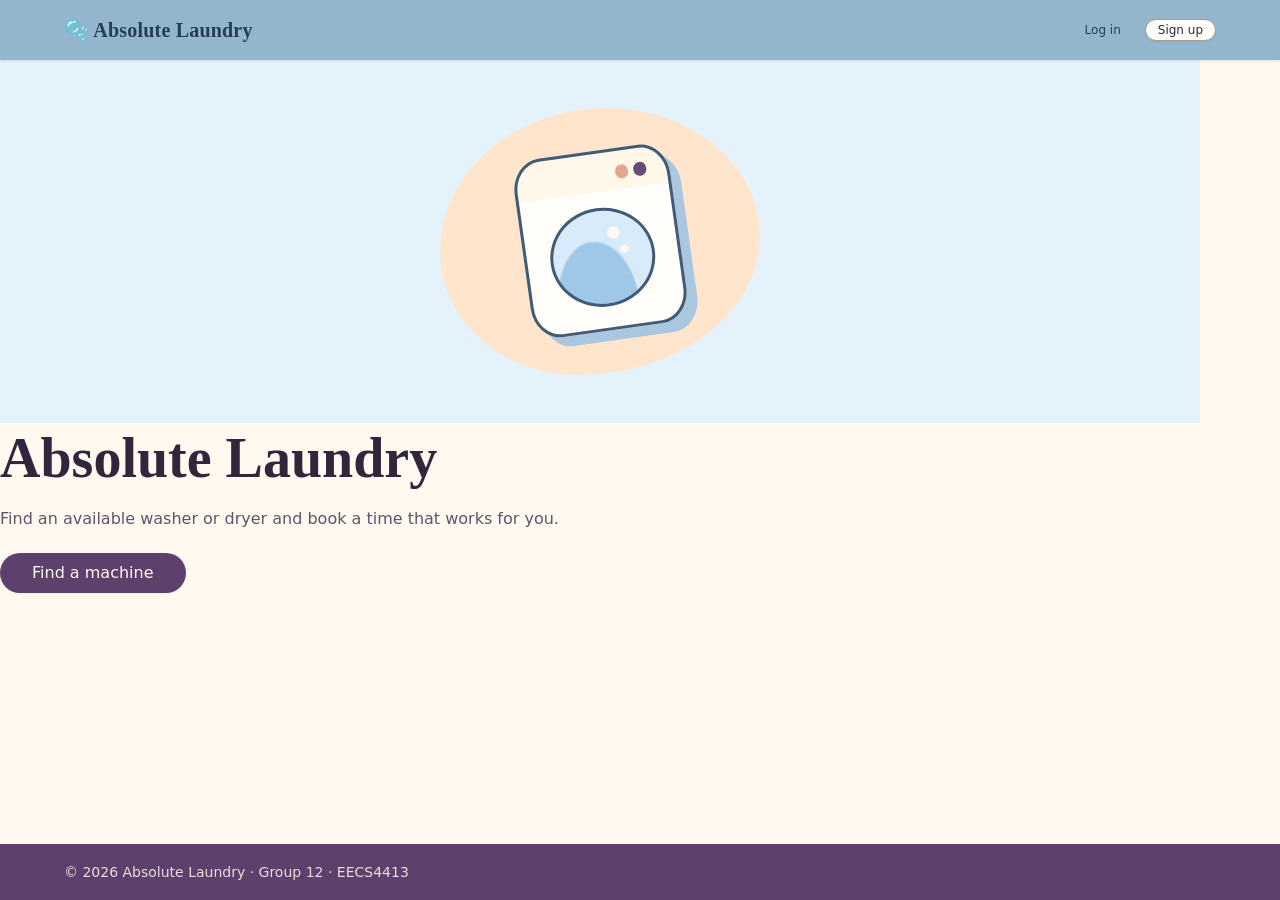
<file: frontend/index.html>
<!DOCTYPE html>
<html lang="en">
<head>
  <meta charset="UTF-8">
  <meta name="viewport" content="width=device-width, initial-scale=1.0">
  <title>Absolute Laundry</title>
  <link rel="stylesheet" href="https://www.w3schools.com/w3css/6/w3.css">
  <link rel="stylesheet" href="./assets/css/base.css">
  <link rel="stylesheet" href="./assets/css/layout.css">
  <link rel="stylesheet" href="./assets/css/components.css">
  <link rel="stylesheet" href="./assets/css/laundry-hero.css">
</head>
<body class="page-wrapper home">
  <div id="navbar-placeholder"></div>

  <main class="page-main">
    <!-- Layout based on the W3Schools The Band example -->
    <div class="w3-content home-content">
      <div class="home-banner" aria-hidden="true">
        <div class="laundry-illustration" aria-hidden="true">
          <div class="laundry-illustration__washer"></div>
        </div>
      </div>
      <section id="about" class="w3-container w3-center w3-padding-32 home-about" aria-labelledby="home-title">
        <h1 id="home-title">Absolute Laundry</h1>
        <p>Find an available washer or dryer and book a time that works for you.</p>
        <a class="btn btn--primary btn--lg" href="./pages/machines.html">Find a machine</a>
      </section>
    </div>
  </main>

  <div id="footer-placeholder"></div>
  <script src="./assets/js/api.js"></script>
  <script src="./assets/js/auth.js"></script>
  <script src="./assets/js/components.js"></script>
</body>
</html>
</file>
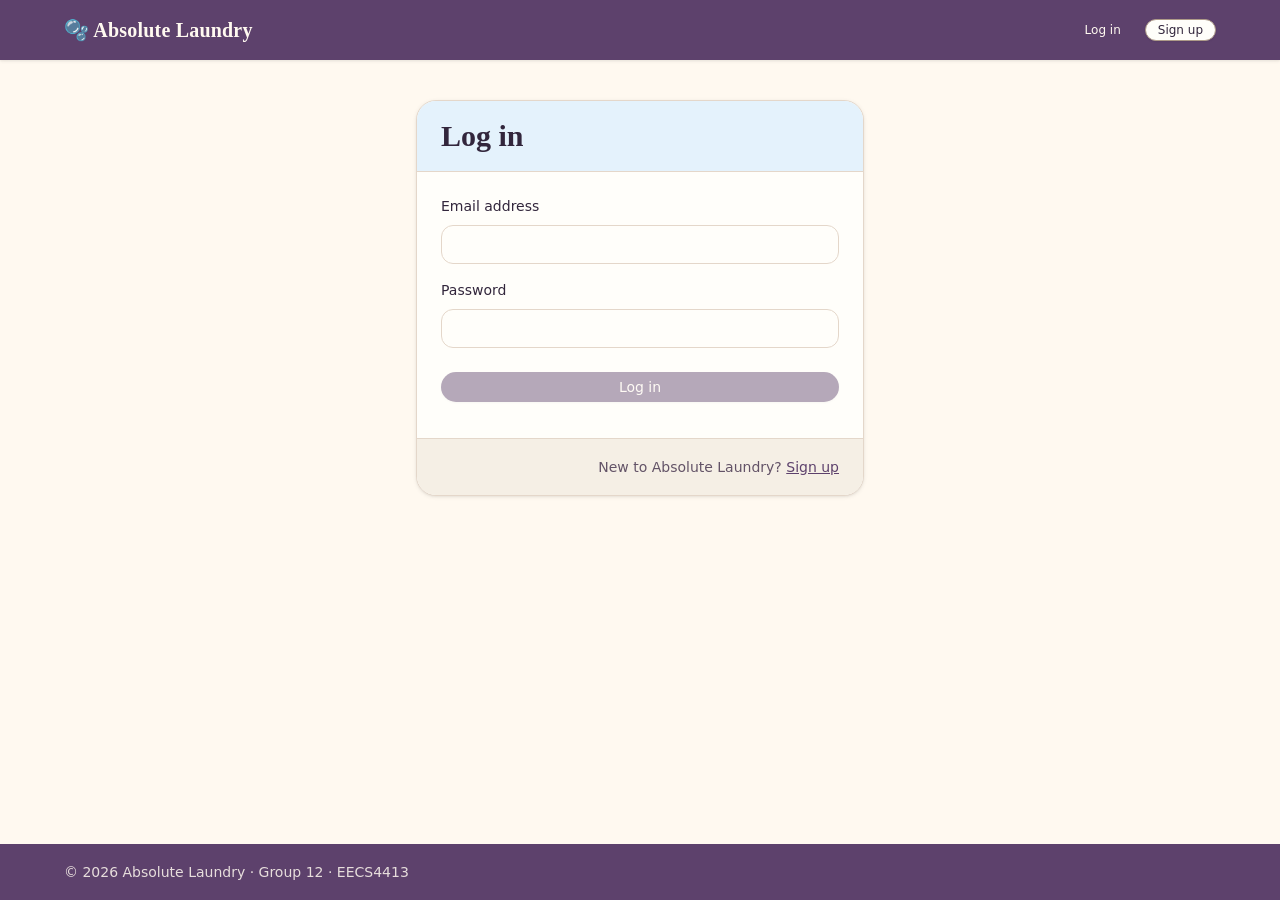
<file: frontend/pages/login.html>
<!DOCTYPE html>
<html lang="en">
<head>
  <meta charset="UTF-8">
  <meta name="viewport" content="width=device-width, initial-scale=1.0">
  <title>Log in — Absolute Laundry</title>
  <link rel="stylesheet" href="../assets/css/base.css">
  <link rel="stylesheet" href="../assets/css/layout.css">
  <link rel="stylesheet" href="../assets/css/components.css">
  <link rel="stylesheet" href="../assets/css/account.css">
</head>
<body class="page-wrapper">
  <div id="navbar-placeholder"></div>

  <main class="page-main">
    <div class="container account-page">
      <section class="card account-card" aria-labelledby="login-title">
        <div class="card__header account-card__header">
          <h1 id="login-title">Log in</h1>
        </div>
        <form class="card__body" method="post">
          <div class="form-group">
            <label class="form-label" for="email">Email address</label>
            <input class="form-input" id="email" type="email" autocomplete="username" required>
          </div>
          <div class="form-group">
            <label class="form-label" for="password">Password</label>
            <input class="form-input" id="password" type="password" autocomplete="current-password" required>
          </div>
          <button class="btn btn--primary btn--full account-card__submit" type="submit" disabled>Log in</button>
        </form>
        <div class="card__footer text-sm">
          <p>New to Absolute Laundry? <a class="account-card__link" href="./register.html">Sign up</a></p>
        </div>
      </section>
    </div>
  </main>

  <div id="footer-placeholder"></div>
  <script src="../assets/js/auth.js"></script>
  <script src="../assets/js/components.js"></script>
</body>
</html>
</file>
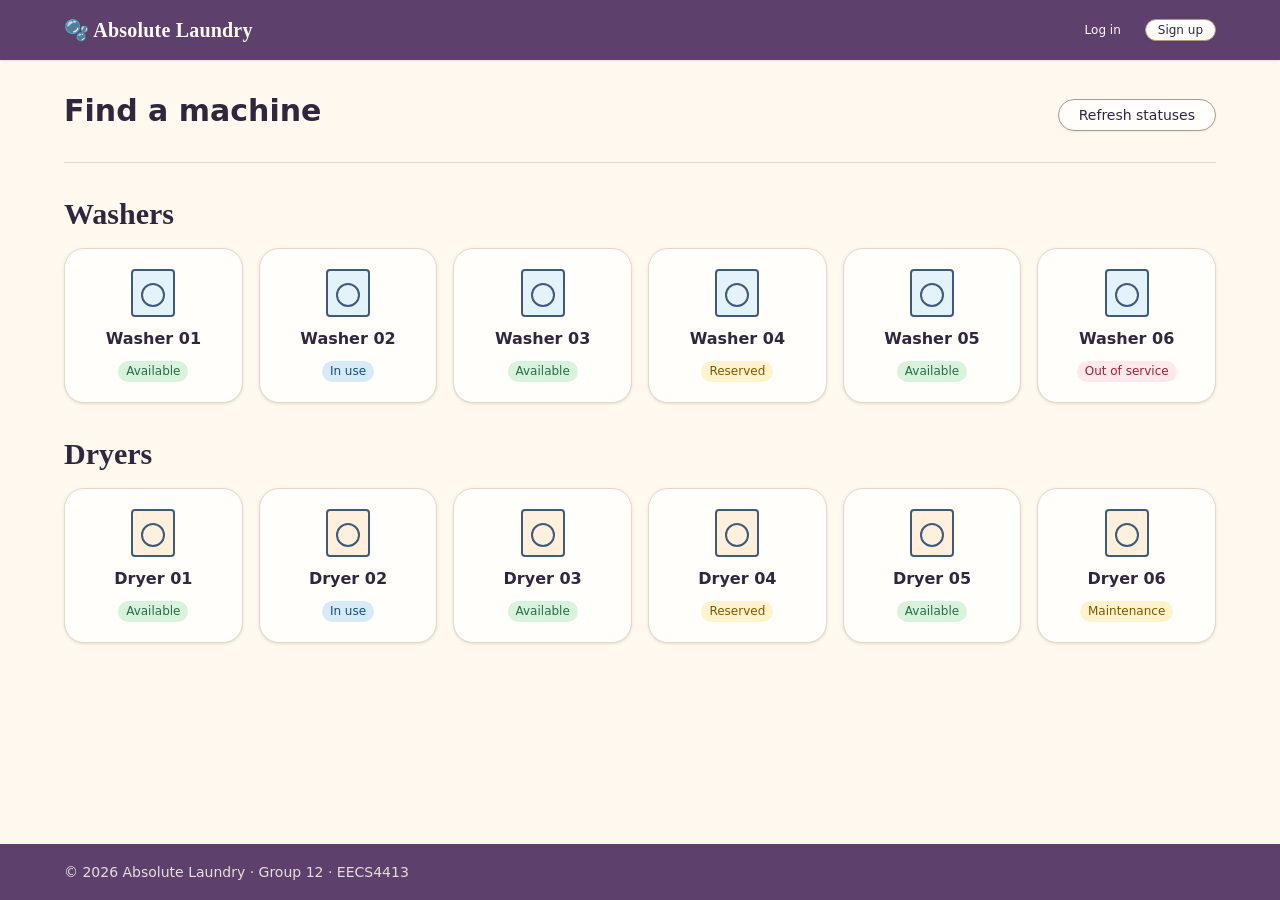
<file: frontend/pages/machines.html>
<!DOCTYPE html>
<html lang="en">
<head>
  <meta charset="UTF-8">
  <meta name="viewport" content="width=device-width, initial-scale=1.0">
  <title>Machines — Absolute Laundry</title>
  <link rel="stylesheet" href="../assets/css/base.css">
  <link rel="stylesheet" href="../assets/css/layout.css">
  <link rel="stylesheet" href="../assets/css/components.css">
  <link rel="stylesheet" href="../assets/css/machines.css">
</head>
<body class="page-wrapper">
  <div id="navbar-placeholder"></div>

  <main class="page-main">
    <div class="container">
      <header class="page-header machines-header">
        <div>
          <h1 class="page-header__title">Find a machine</h1>
          <p class="page-header__subtitle" id="machine-feed" role="status">Loading machine statuses…</p>
        </div>
        <button type="button" class="btn btn--secondary" id="refresh-machines">Refresh statuses</button>
      </header>

      <section class="machine-section" aria-labelledby="washer-heading">
        <h2 id="washer-heading">Washers</h2>
        <ul class="machine-grid" id="washers"></ul>
        <p id="washers-empty" hidden>No washers listed.</p>
      </section>

      <section class="machine-section" aria-labelledby="dryer-heading">
        <h2 id="dryer-heading">Dryers</h2>
        <ul class="machine-grid" id="dryers"></ul>
        <p id="dryers-empty" hidden>No dryers listed.</p>
      </section>
    </div>
  </main>

  <template id="machine-card">
    <li class="card machine-card">
      <span class="machine-icon" aria-hidden="true"></span>
      <h3 class="card__title"></h3>
      <span class="badge"></span>
    </li>
  </template>

  <div id="footer-placeholder"></div>
  <script src="../assets/js/api.js"></script>
  <script src="../assets/js/auth.js"></script>
  <script src="../assets/js/components.js"></script>
  <script src="../assets/js/machines.js"></script>
</body>
</html>
</file>
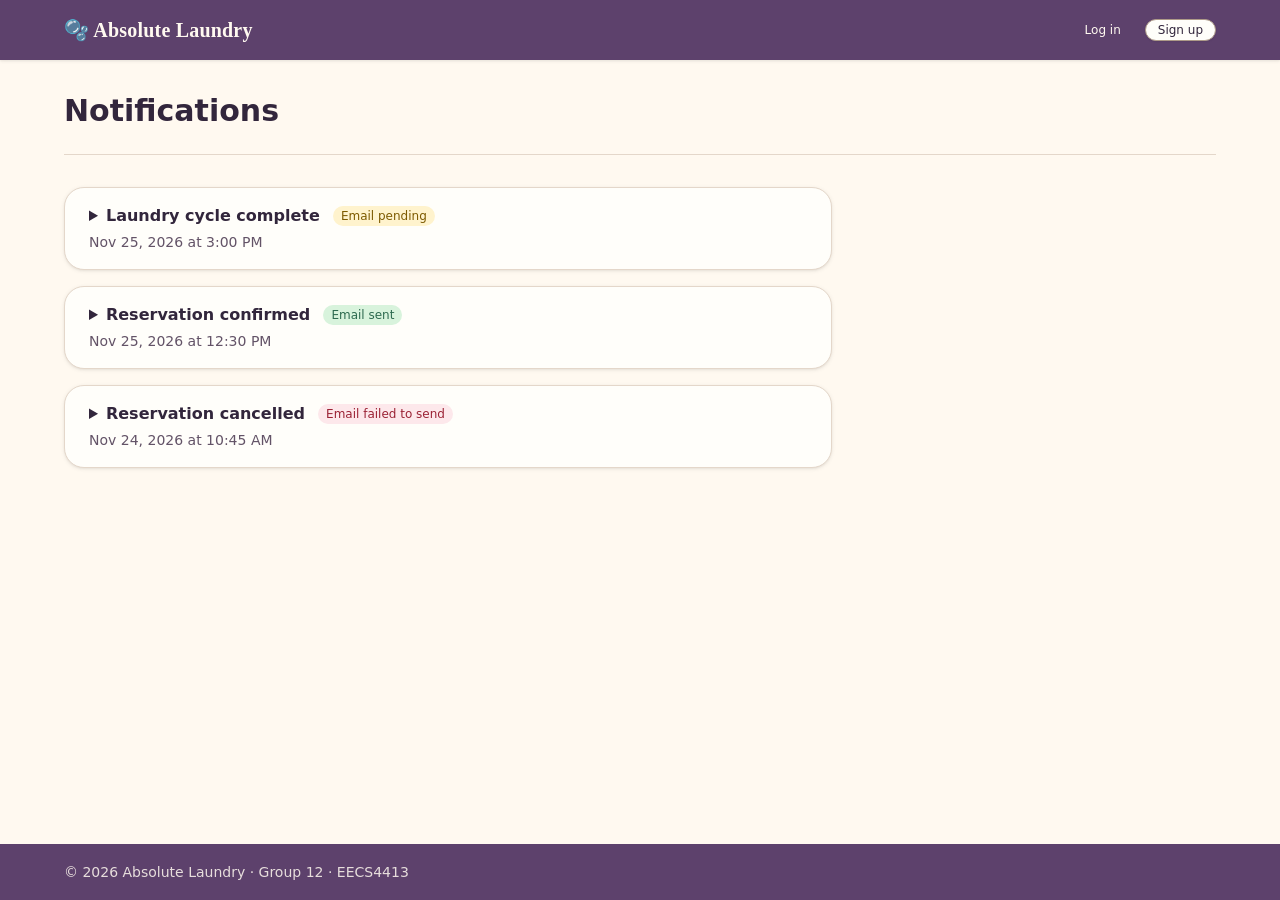
<file: frontend/pages/notifications.html>
<!DOCTYPE html>
<html lang="en">
<head>
  <meta charset="UTF-8">
  <meta name="viewport" content="width=device-width, initial-scale=1.0">
  <title>Notifications — Absolute Laundry</title>
  <link rel="stylesheet" href="../assets/css/base.css">
  <link rel="stylesheet" href="../assets/css/layout.css">
  <link rel="stylesheet" href="../assets/css/components.css">
  <link rel="stylesheet" href="../assets/css/notifications.css">
</head>
<body class="page-wrapper">
  <div id="navbar-placeholder"></div>

  <main class="page-main">
    <div class="container">
      <header class="page-header">
        <h1 class="page-header__title">Notifications</h1>
      </header>

      <ul class="notification-list">
        <li class="card">
          <details>
            <summary>
              <span class="card__title">Laundry cycle complete</span>
              <span class="badge badge--warning">Email pending</span>
              <time datetime="2026-11-25T15:00:00-05:00">Nov 25, 2026 at 3:00 PM</time>
            </summary>
            <p class="card__body">Washer 03 has finished its cycle. Your laundry is ready to pick up.</p>
          </details>
        </li>
        <li class="card">
          <details>
            <summary>
              <span class="card__title">Reservation confirmed</span>
              <span class="badge badge--success">Email sent</span>
              <time datetime="2026-11-25T12:30:00-05:00">Nov 25, 2026 at 12:30 PM</time>
            </summary>
            <p class="card__body">Your reservation for Washer 03 on Nov 25 from 2:00 to 3:00 PM is confirmed.</p>
          </details>
        </li>
        <li class="card">
          <details>
            <summary>
              <span class="card__title">Reservation cancelled</span>
              <span class="badge badge--error">Email failed to send</span>
              <time datetime="2026-11-24T10:45:00-05:00">Nov 24, 2026 at 10:45 AM</time>
            </summary>
            <p class="card__body">Your reservation for Dryer 02 on Nov 24 was cancelled.</p>
          </details>
        </li>
      </ul>
    </div>
  </main>

  <div id="footer-placeholder"></div>
  <script src="../assets/js/auth.js"></script>
  <script src="../assets/js/components.js"></script>
</body>
</html>
</file>
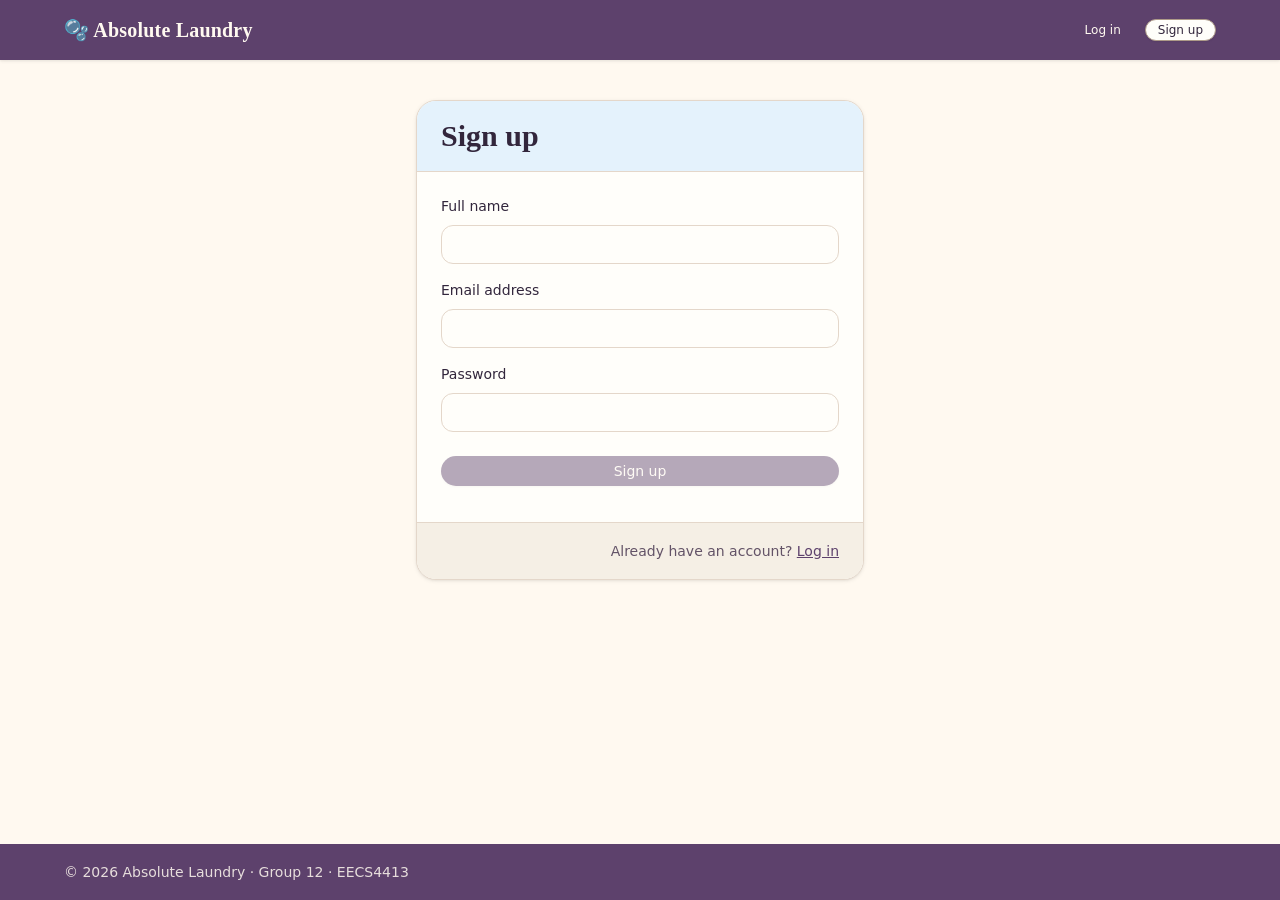
<file: frontend/pages/register.html>
<!DOCTYPE html>
<html lang="en">
<head>
  <meta charset="UTF-8">
  <meta name="viewport" content="width=device-width, initial-scale=1.0">
  <title>Sign up — Absolute Laundry</title>
  <link rel="stylesheet" href="../assets/css/base.css">
  <link rel="stylesheet" href="../assets/css/layout.css">
  <link rel="stylesheet" href="../assets/css/components.css">
  <link rel="stylesheet" href="../assets/css/account.css">
</head>
<body class="page-wrapper">
  <div id="navbar-placeholder"></div>

  <main class="page-main">
    <div class="container account-page">
      <section class="card account-card" aria-labelledby="register-title">
        <div class="card__header account-card__header">
          <h1 id="register-title">Sign up</h1>
        </div>
        <form class="card__body" method="post">
          <div class="form-group">
            <label class="form-label" for="name">Full name</label>
            <input class="form-input" id="name" type="text" autocomplete="name" required>
          </div>
          <div class="form-group">
            <label class="form-label" for="email">Email address</label>
            <input class="form-input" id="email" type="email" autocomplete="username" required>
          </div>
          <div class="form-group">
            <label class="form-label" for="password">Password</label>
            <input class="form-input" id="password" type="password" autocomplete="new-password" required>
          </div>
          <button class="btn btn--primary btn--full account-card__submit" type="submit" disabled>Sign up</button>
        </form>
        <div class="card__footer text-sm">
          <p>Already have an account? <a class="account-card__link" href="./login.html">Log in</a></p>
        </div>
      </section>
    </div>
  </main>

  <div id="footer-placeholder"></div>
  <script src="../assets/js/auth.js"></script>
  <script src="../assets/js/components.js"></script>
</body>
</html>
</file>
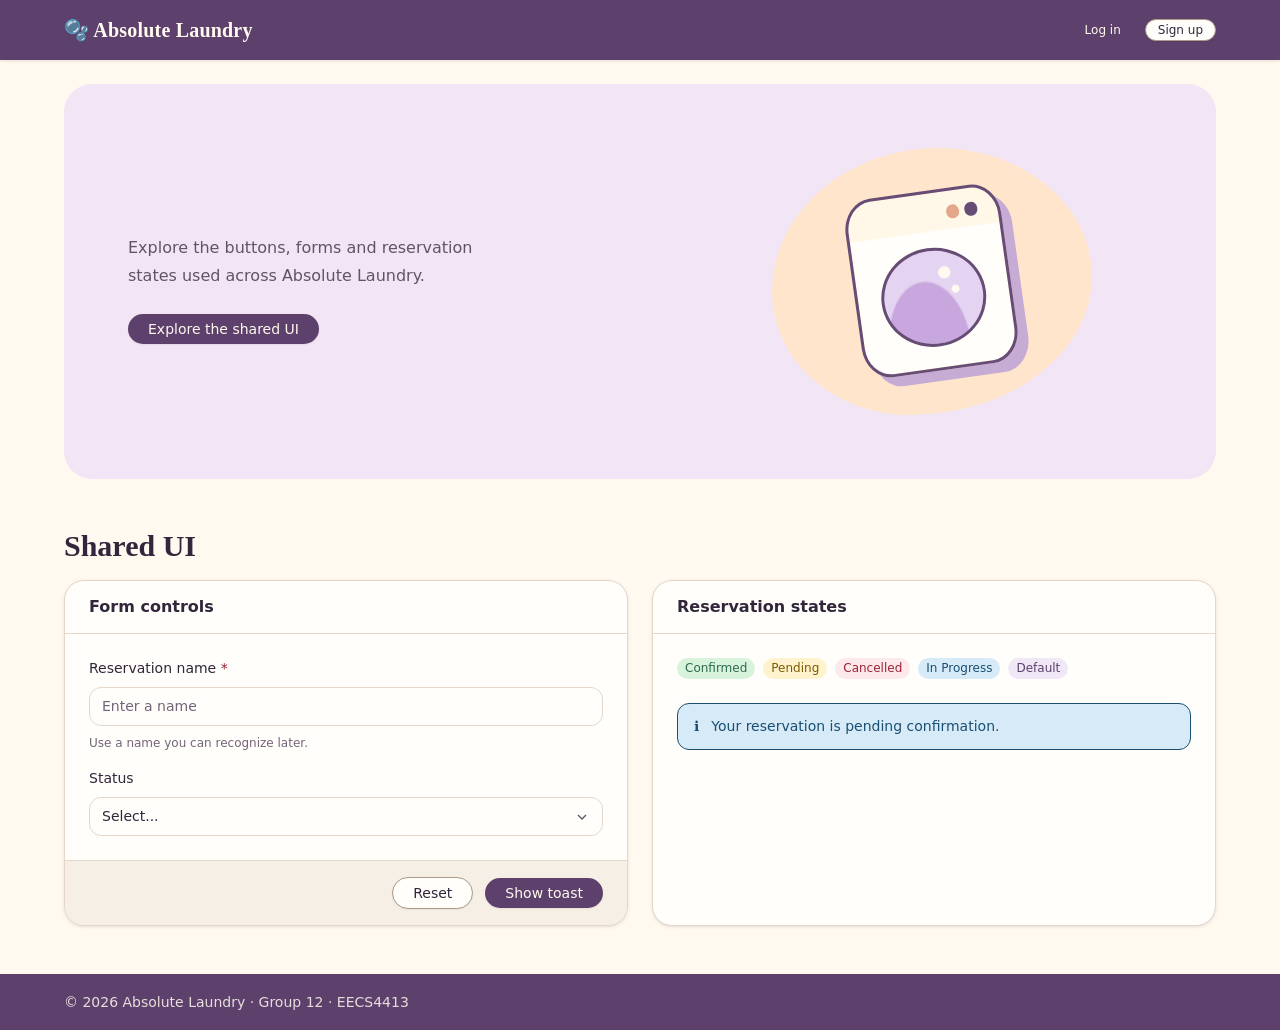
<file: frontend/pages/template.html>
<!DOCTYPE html>
<html lang="en">

<head>
  <meta charset="UTF-8">
  <meta name="viewport" content="width=device-width, initial-scale=1.0">
  <title>Shared UI — Absolute Laundry</title>

  <!-- Keep the CSS files in this order -->
  <link rel="stylesheet" href="../assets/css/base.css">
  <link rel="stylesheet" href="../assets/css/layout.css">
  <link rel="stylesheet" href="../assets/css/components.css">
  <link rel="stylesheet" href="../assets/css/laundry-hero.css">
  <link rel="stylesheet" href="../assets/css/template.css">
</head>

<body class="page-wrapper">

  <!-- Add the navbar here -->
  <div id="navbar-placeholder"></div>

  <main class="page-main">
    <div class="container">

      <header class="laundry-hero">
        <div>
          <p>Explore the buttons, forms and reservation states used across Absolute Laundry.</p>
          <a class="btn btn--primary" href="#component-preview">Explore the shared UI</a>
        </div>
        <div class="laundry-illustration" aria-hidden="true">
          <div class="laundry-illustration__washer"></div>
        </div>
      </header>

      <section id="component-preview" class="preview-components" aria-labelledby="preview-title">
        <h2 id="preview-title">Shared UI</h2>
        <div class="grid grid--2">
          <!-- Demo form -->
          <form class="card" id="example-form">
            <div class="card__header">
              <h3 class="card__title">Form controls</h3>
            </div>
            <div class="card__body">

              <div class="form-group">
                <label class="form-label required" for="example-input">Reservation name</label>
                <input id="example-input" type="text" class="form-input" placeholder="Enter a name" required
                  aria-describedby="example-hint">
                <span class="form-hint" id="example-hint">Use a name you can recognize later.</span>
              </div>

              <div class="form-group">
                <label class="form-label" for="example-select">Status</label>
                <select id="example-select" class="form-select">
                  <option value="">Select...</option>
                  <option value="active">Active</option>
                  <option value="inactive">Inactive</option>
                </select>
              </div>

            </div>
            <div class="card__footer">
              <button type="reset" class="btn btn--secondary">Reset</button>
              <button type="submit" class="btn btn--primary">Show toast</button>
            </div>
          </form>
          <div class="card">
            <div class="card__header">
              <h3 class="card__title">Reservation states</h3>
            </div>
            <div class="card__body">
              <div class="preview-statuses">
                <span class="badge badge--success">Confirmed</span>
                <span class="badge badge--warning">Pending</span>
                <span class="badge badge--error">Cancelled</span>
                <span class="badge badge--info">In Progress</span>
                <span class="badge badge--default">Default</span>
              </div>

              <div class="alert alert--info">
                <span>ℹ</span>
                <span>Your reservation is pending confirmation.</span>
              </div>
            </div>
          </div>
        </div>
      </section>

    </div>
  </main>

  <!-- Add the footer here -->
  <div id="footer-placeholder"></div>

  <!-- Keep the scripts in this order -->
  <script src="../assets/js/api.js"></script>
  <script src="../assets/js/auth.js"></script>
  <script src="../assets/js/components.js"></script>

  <!-- Run when the demo form is submitted -->
  <script>
    document.getElementById('example-form').addEventListener('submit', (event) => {
      event.preventDefault();
      showToast('The form passed validation.', 'success');
    });
  </script>

</body>

</html>
</file>
<file: frontend/assets/css/base.css>
/* Reset */
*,
*::before,
*::after {
  box-sizing: border-box;
  margin: 0;
  padding: 0;
}

html {
  font-size: 16px;
  -webkit-text-size-adjust: 100%;
}

body {
  font-family: var(--font-sans);
  font-size: var(--text-base);
  line-height: var(--leading-normal);
  color: var(--color-text-primary);
  background-color: var(--color-bg-page);
  min-height: 100vh;
  display: flex;
  flex-direction: column;
}

img,
svg {
  display: block;
  max-width: 100%;
}

a {
  color: inherit;
  text-decoration: none;
}

ul,
ol {
  list-style: none;
}

button,
input,
select,
textarea {
  font: inherit;
  border: none;
  background: none;
}

/* Shared colors and sizes */
:root {

  /* Colors */
  --color-bg-page: #fff9f0;
  /* warm cream page background */
  --color-bg-surface: #fffefa;
  /* cards, panels */
  --color-bg-subtle: #f5efe5;
  /* table rows, hover states */
  --color-bg-muted: #e3d9cd;
  /* disabled, placeholder backgrounds */

  --color-border: #e4d7ca;
  --color-border-strong: #ad9a88;

  --color-text-primary: #32263c;
  /* headings, body */
  --color-text-secondary: #635367;
  /* labels, captions */
  --color-text-muted: #746479;
  /* placeholders, disabled */
  --color-text-inverse: #fff9f0;
  /* text on dark backgrounds */

  /* Button colors */
  --color-accent: #5d416c;
  --color-accent-hover: #483053;
  --color-accent-subtle: #f1e8f7;
  /* light tint for badges, chips */

  /* Status colors */
  --color-success: #2d6a4f;
  --color-success-bg: #d8f3dc;
  --color-warning: #7d5a00;
  --color-warning-bg: #fff3cd;
  --color-error: #9b2335;
  --color-error-bg: #fde8eb;
  --color-info: #1a4f72;
  --color-info-bg: #d6eaf8;

  /* Fonts */
  --font-display: Georgia, "Times New Roman", serif;
  --font-sans: "Inter", "Segoe UI", system-ui, -apple-system, sans-serif;
  --font-mono: "JetBrains Mono", "Fira Code", "Courier New", monospace;

  --text-xs: 0.75rem;
  /* 12px */
  --text-sm: 0.875rem;
  /* 14px */
  --text-base: 1rem;
  /* 16px */
  --text-lg: 1.125rem;
  /* 18px */
  --text-xl: 1.25rem;
  /* 20px */
  --text-2xl: 1.5rem;
  /* 24px */
  --text-3xl: 1.875rem;
  /* 30px */
  --text-4xl: 2.25rem;
  /* 36px */

  --font-normal: 400;
  --font-medium: 500;
  --font-semibold: 600;
  --font-bold: 700;

  --leading-tight: 1.25;
  --leading-normal: 1.5;
  --leading-relaxed: 1.75;

  /* Spacing */
  --space-1: 0.25rem;
  /* 4px */
  --space-2: 0.5rem;
  /* 8px */
  --space-3: 0.75rem;
  /* 12px */
  --space-4: 1rem;
  /* 16px */
  --space-5: 1.25rem;
  /* 20px */
  --space-6: 1.5rem;
  /* 24px */
  --space-8: 2rem;
  /* 32px */
  --space-10: 2.5rem;
  /* 40px */
  --space-12: 3rem;
  /* 48px */
  --space-16: 4rem;
  /* 64px */

  /* Border radius */
  --radius-sm: 4px;
  --radius-md: 12px;
  --radius-lg: 20px;
  --radius-xl: 28px;
  --radius-full: 9999px;

  /* Shadows */
  --shadow-xs: 0 1px 2px rgba(0, 0, 0, 0.06);
  --shadow-sm: 0 1px 4px rgba(0, 0, 0, 0.08), 0 1px 2px rgba(0, 0, 0, 0.04);
  --shadow-md: 0 4px 12px rgba(0, 0, 0, 0.08), 0 2px 4px rgba(0, 0, 0, 0.04);
  --shadow-lg: 0 8px 24px rgba(0, 0, 0, 0.10), 0 4px 8px rgba(0, 0, 0, 0.05);

  /* Transitions */
  --transition-fast: 120ms ease;
  --transition-base: 200ms ease;
  --transition-slow: 350ms ease;

  /* Layout */
  --navbar-height: 60px;
  --footer-height: 56px;
  --max-width: 1200px;
  --content-px: var(--space-6);
  /* horizontal page padding */
}

/* Text styles */
h1,
h2,
h3,
h4,
h5,
h6 {
  font-weight: var(--font-semibold);
  line-height: var(--leading-tight);
  color: var(--color-text-primary);
}

h1 {
  font-size: var(--text-4xl);
}

h2 {
  font-size: var(--text-3xl);
}

h3 {
  font-size: var(--text-2xl);
}

h4 {
  font-size: var(--text-xl);
}

h5 {
  font-size: var(--text-lg);
}

h6 {
  font-size: var(--text-base);
}

p {
  line-height: var(--leading-relaxed);
  color: var(--color-text-secondary);
}

small {
  font-size: var(--text-sm);
  color: var(--color-text-muted);
}

.sr-only {
  position: absolute;
  width: 1px;
  height: 1px;
  padding: 0;
  margin: -1px;
  overflow: hidden;
  clip: rect(0, 0, 0, 0);
  white-space: nowrap;
  border: 0;
}

.text-muted {
  color: var(--color-text-muted);
}

.text-secondary {
  color: var(--color-text-secondary);
}

.text-sm {
  font-size: var(--text-sm);
}

.text-xs {
  font-size: var(--text-xs);
}

.font-medium {
  font-weight: var(--font-medium);
}

.font-semibold {
  font-weight: var(--font-semibold);
}

.font-bold {
  font-weight: var(--font-bold);
}

:focus-visible {
  outline: 2px solid currentColor;
  outline-offset: 3px;
}
</file>
<file: frontend/assets/css/layout.css>
/* The main page layout, including the navbar and footer. */

/* Main page layout */
.page-wrapper {
  display: flex;
  flex-direction: column;
  min-height: 100vh;
}

.page-main {
  flex: 1;
  padding-bottom: var(--space-12);
}

.container {
  width: 100%;
  max-width: var(--max-width);
  margin-inline: auto;
  padding-inline: var(--content-px);
}

/* Navbar */
#navbar-placeholder {
  position: sticky;
  top: 0;
  z-index: 100;
}

.navbar {
  min-height: var(--navbar-height);
  background: var(--color-accent);
  box-shadow: var(--shadow-sm);
  display: flex;
  align-items: center;
}

.navbar__inner {
  width: 100%;
  max-width: var(--max-width);
  margin-inline: auto;
  padding-inline: var(--content-px);
  display: flex;
  align-items: center;
  gap: var(--space-8);
}

.navbar__brand {
  display: flex;
  align-items: center;
  gap: var(--space-2);
  color: var(--color-text-inverse);
  font-family: var(--font-display);
  font-size: var(--text-xl);
  font-weight: var(--font-semibold);
  letter-spacing: 0.01em;
  flex-shrink: 0;
}

.navbar__brand img {
  width: 28px;
  height: 28px;
}

.navbar__menu {
  display: flex;
  align-items: center;
  flex: 1;
  gap: var(--space-4);
}

#nav-guest:not([hidden]),
#nav-user:not([hidden]) {
  display: flex;
  align-items: center;
  gap: var(--space-3);
}

.navbar [hidden] {
  display: none;
}

.navbar__nav {
  display: flex;
  align-items: center;
  gap: var(--space-1);
  flex: 1;
}

.navbar__link {
  padding: var(--space-2) var(--space-3);
  border-radius: var(--radius-sm);
  font-size: var(--text-sm);
  font-weight: var(--font-medium);
  color: rgba(245, 245, 243, 0.75);
  transition: color var(--transition-fast), background var(--transition-fast);
}

.navbar__link:hover,
.navbar__link.is-active {
  color: var(--color-text-inverse);
  background: rgba(255, 255, 255, 0.10);
}

.navbar__actions {
  display: flex;
  align-items: center;
  gap: var(--space-3);
  margin-left: auto;
}

/* Name and avatar after login */
.navbar__user {
  display: flex;
  align-items: center;
  gap: var(--space-2);
  padding: var(--space-1) var(--space-3);
  border-radius: var(--radius-full);
  background: rgba(255, 255, 255, 0.12);
  color: var(--color-text-inverse);
  font-size: var(--text-sm);
  font-weight: var(--font-medium);
  cursor: pointer;
  transition: background var(--transition-fast);
}

.navbar__user:hover {
  background: rgba(255, 255, 255, 0.20);
}

.navbar__avatar {
  width: 28px;
  height: 28px;
  border-radius: var(--radius-full);
  background: var(--color-bg-muted);
  display: flex;
  align-items: center;
  justify-content: center;
  font-size: var(--text-xs);
  font-weight: var(--font-bold);
  color: var(--color-accent);
  flex-shrink: 0;
}

/* Footer */
.footer {
  height: var(--footer-height);
  background: var(--color-accent);
  display: flex;
  align-items: center;
  margin-top: auto;
}

.footer__inner {
  width: 100%;
  max-width: var(--max-width);
  margin-inline: auto;
  padding-inline: var(--content-px);
  display: flex;
  align-items: center;
  justify-content: space-between;
}

.footer__copy {
  font-size: var(--text-sm);
  color: rgba(255, 249, 240, 0.85);
}

.footer__links {
  display: flex;
  gap: var(--space-5);
}

.footer__links a {
  font-size: var(--text-sm);
  color: rgba(255, 249, 240, 0.85);
  transition: color var(--transition-fast);
}

.footer__links a:hover {
  color: var(--color-text-inverse);
}

/* Page header */
.page-header {
  padding-block: var(--space-8) var(--space-6);
  border-bottom: 1px solid var(--color-border);
  margin-bottom: var(--space-8);
}

.page-header__title {
  font-size: var(--text-3xl);
  font-weight: var(--font-bold);
  color: var(--color-text-primary);
}

.page-header__subtitle {
  margin-top: var(--space-2);
  font-size: var(--text-base);
  color: var(--color-text-secondary);
}

/* Section */
.section {
  padding-block: var(--space-10);
}

.section+.section {
  border-top: 1px solid var(--color-border);
}

/* Grid layout */
.grid {
  display: grid;
  gap: var(--space-6);
}

.grid--2 {
  grid-template-columns: repeat(2, 1fr);
}

.grid--3 {
  grid-template-columns: repeat(3, 1fr);
}

.grid--4 {
  grid-template-columns: repeat(4, 1fr);
}

/* Layout for narrow windows */
@media (max-width: 900px) {

  .navbar__inner,
  .navbar__menu,
  .navbar__nav {
    flex-wrap: wrap;
    gap: var(--space-2);
  }

  .navbar__inner {
    padding-block: var(--space-3);
  }

  .navbar__link {
    display: inline-block;
  }
}

@media (max-width: 768px) {
  :root {
    --content-px: var(--space-4);
  }

  .grid--2,
  .grid--3,
  .grid--4 {
    grid-template-columns: 1fr;
  }

  .footer__inner {
    flex-direction: column;
    gap: var(--space-2);
    text-align: center;
  }
}


.navbar .btn--ghost {
  color: var(--color-text-inverse);
}

.navbar .btn--ghost:hover {
  background: rgb(255 255 255 / 14%);
}
</file>
<file: frontend/assets/css/components.css>
/* Styles shared by buttons, cards and forms */

/* Buttons */
.btn {
  display: inline-flex;
  align-items: center;
  justify-content: center;
  gap: var(--space-2);
  padding: var(--space-2) var(--space-5);
  border-radius: var(--radius-full);
  font-size: var(--text-sm);
  font-weight: var(--font-medium);
  line-height: 1;
  cursor: pointer;
  transition:
    background var(--transition-fast),
    color var(--transition-fast),
    box-shadow var(--transition-fast),
    opacity var(--transition-fast);
  white-space: nowrap;
  user-select: none;
}

.btn:disabled {
  opacity: 0.45;
  cursor: not-allowed;
  pointer-events: none;
}

.btn--primary {
  background: var(--color-accent);
  color: var(--color-text-inverse);
  box-shadow: var(--shadow-xs);
}
.btn--primary:hover {
  background: var(--color-accent-hover);
  box-shadow: var(--shadow-sm);
}

.btn--secondary {
  background: var(--color-bg-surface);
  color: var(--color-text-primary);
  border: 1px solid var(--color-border-strong);
  box-shadow: var(--shadow-xs);
}
.btn--secondary:hover {
  background: var(--color-bg-subtle);
}

.btn--ghost {
  background: transparent;
  color: var(--color-text-secondary);
}
.btn--ghost:hover {
  background: var(--color-bg-subtle);
  color: var(--color-text-primary);
}

.btn--danger {
  background: var(--color-error);
  color: #fff;
}
.btn--danger:hover {
  background: #7a1b28;
}

.btn--sm {
  padding: var(--space-1) var(--space-3);
  font-size: var(--text-xs);
  border-radius: var(--radius-full);
}

.btn--lg {
  padding: var(--space-3) var(--space-8);
  font-size: var(--text-base);
}

.btn--full {
  width: 100%;
}

/* Form elements */
.form-group {
  display: flex;
  flex-direction: column;
  gap: var(--space-2);
}

.form-group + .form-group {
  margin-top: var(--space-4);
}

.form-label {
  font-size: var(--text-sm);
  font-weight: var(--font-medium);
  color: var(--color-text-primary);
}

.form-label.required::after {
  content: " *";
  color: var(--color-error);
}

.form-input,
.form-select,
.form-textarea {
  width: 100%;
  padding: var(--space-2) var(--space-3);
  background: var(--color-bg-surface);
  border: 1px solid var(--color-border);
  border-radius: var(--radius-md);
  font-size: var(--text-sm);
  color: var(--color-text-primary);
  transition: border-color var(--transition-fast), box-shadow var(--transition-fast);
}

.form-input::placeholder,
.form-textarea::placeholder {
  color: var(--color-text-muted);
}

.form-input:focus,
.form-select:focus,
.form-textarea:focus {
  border-color: var(--color-accent);
  box-shadow: 0 0 0 3px rgba(93, 65, 108, 0.16);
}

.form-input.is-error,
.form-select.is-error,
.form-textarea.is-error {
  border-color: var(--color-error);
}

.form-input.is-error:focus,
.form-textarea.is-error:focus {
  box-shadow: 0 0 0 3px rgba(155, 35, 53, 0.12);
}

.form-textarea {
  resize: vertical;
  min-height: 100px;
}

.form-select {
  appearance: none;
  background-image: url("data:image/svg+xml,%3Csvg xmlns='http://www.w3.org/2000/svg' width='16' height='16' viewBox='0 0 24 24' fill='none' stroke='%23635367' stroke-width='2'%3E%3Cpath d='M6 9l6 6 6-6'/%3E%3C/svg%3E");
  background-repeat: no-repeat;
  background-position: right var(--space-3) center;
  padding-right: var(--space-8);
}

.form-hint {
  font-size: var(--text-xs);
  color: var(--color-text-muted);
}

.form-error {
  font-size: var(--text-xs);
  color: var(--color-error);
}

/* Card */
.card {
  background: var(--color-bg-surface);
  border: 1px solid var(--color-border);
  border-radius: var(--radius-lg);
  box-shadow: var(--shadow-sm);
  overflow: hidden;
}

.card--hoverable {
  transition: box-shadow var(--transition-base), transform var(--transition-base);
  cursor: pointer;
}
.card--hoverable:hover {
  box-shadow: var(--shadow-md);
  transform: translateY(-2px);
}

.card__header {
  padding: var(--space-4) var(--space-6);
  border-bottom: 1px solid var(--color-border);
  display: flex;
  align-items: center;
  justify-content: space-between;
  gap: var(--space-4);
}

.card__title {
  font-size: var(--text-base);
  font-weight: var(--font-semibold);
  color: var(--color-text-primary);
}

.card__body {
  padding: var(--space-6);
}

.card__footer {
  padding: var(--space-4) var(--space-6);
  border-top: 1px solid var(--color-border);
  background: var(--color-bg-subtle);
  display: flex;
  align-items: center;
  justify-content: flex-end;
  gap: var(--space-3);
}

/* Badge */
.badge {
  display: inline-flex;
  align-items: center;
  gap: var(--space-1);
  padding: 2px var(--space-2);
  border-radius: var(--radius-full);
  font-size: var(--text-xs);
  font-weight: var(--font-medium);
  line-height: 1.4;
  white-space: nowrap;
}

.badge--default  { background: var(--color-accent-subtle); color: var(--color-accent); }
.badge--success  { background: var(--color-success-bg);    color: var(--color-success); }
.badge--warning  { background: var(--color-warning-bg);    color: var(--color-warning); }
.badge--error    { background: var(--color-error-bg);      color: var(--color-error); }
.badge--info     { background: var(--color-info-bg);       color: var(--color-info); }

/* Popup messages */
.toast-container {
  position: fixed;
  bottom: var(--space-6);
  right: var(--space-6);
  display: flex;
  flex-direction: column;
  gap: var(--space-3);
  z-index: 999;
  pointer-events: none;
}

.toast {
  display: flex;
  align-items: flex-start;
  gap: var(--space-3);
  padding: var(--space-3) var(--space-4);
  background: var(--color-bg-surface);
  border: 1px solid var(--color-border);
  border-left: 4px solid var(--color-accent);
  border-radius: var(--radius-md);
  box-shadow: var(--shadow-lg);
  min-width: 280px;
  max-width: 380px;
  pointer-events: all;
  opacity: 0;
  transform: translateX(20px);
  transition:
    opacity var(--transition-base),
    transform var(--transition-base);
}

.toast.is-visible {
  opacity: 1;
  transform: translateX(0);
}

.toast--success { border-left-color: var(--color-success); }
.toast--warning { border-left-color: var(--color-warning); }
.toast--error   { border-left-color: var(--color-error); }
.toast--info    { border-left-color: var(--color-info); }

.toast__icon {
  font-size: var(--text-lg);
  flex-shrink: 0;
  line-height: 1.3;
}

.toast__body {
  flex: 1;
}

.toast__title {
  font-size: var(--text-sm);
  font-weight: var(--font-semibold);
  color: var(--color-text-primary);
}

.toast__message {
  font-size: var(--text-xs);
  color: var(--color-text-secondary);
  margin-top: 2px;
}

.toast__close {
  font-size: var(--text-lg);
  color: var(--color-text-muted);
  cursor: pointer;
  padding: 0 var(--space-1);
  line-height: 1;
  flex-shrink: 0;
  transition: color var(--transition-fast);
}
.toast__close:hover { color: var(--color-text-primary); }

/* Modal */
.modal-backdrop {
  position: fixed;
  inset: 0;
  background: rgba(0, 0, 0, 0.45);
  backdrop-filter: blur(2px);
  z-index: 200;
  display: flex;
  align-items: center;
  justify-content: center;
  padding: var(--space-4);
  opacity: 0;
  pointer-events: none;
  transition: opacity var(--transition-base);
}

.modal-backdrop.is-open {
  opacity: 1;
  pointer-events: all;
}

.modal {
  background: var(--color-bg-surface);
  border-radius: var(--radius-xl);
  box-shadow: var(--shadow-lg);
  width: 100%;
  max-width: 520px;
  max-height: 90vh;
  overflow-y: auto;
  transform: translateY(16px) scale(0.98);
  transition: transform var(--transition-base);
}

.modal-backdrop.is-open .modal {
  transform: translateY(0) scale(1);
}

.modal__header {
  padding: var(--space-5) var(--space-6);
  border-bottom: 1px solid var(--color-border);
  display: flex;
  align-items: center;
  justify-content: space-between;
}

.modal__title {
  font-size: var(--text-lg);
  font-weight: var(--font-semibold);
  color: var(--color-text-primary);
}

.modal__close {
  font-size: var(--text-xl);
  color: var(--color-text-muted);
  cursor: pointer;
  line-height: 1;
  transition: color var(--transition-fast);
}
.modal__close:hover { color: var(--color-text-primary); }

.modal__body {
  padding: var(--space-6);
  display: flex;
  flex-direction: column;
  gap: var(--space-4);
}

.modal__footer {
  padding: var(--space-4) var(--space-6);
  border-top: 1px solid var(--color-border);
  display: flex;
  justify-content: flex-end;
  gap: var(--space-3);
}

/* Spinner */
.spinner {
  width: 36px;
  height: 36px;
  border: 3px solid var(--color-bg-muted);
  border-top-color: var(--color-accent);
  border-radius: 50%;
  animation: spin 0.7s linear infinite;
  flex-shrink: 0;
}

.spinner--sm {
  width: 20px;
  height: 20px;
  border-width: 2px;
}

.spinner--lg {
  width: 52px;
  height: 52px;
  border-width: 4px;
}

@keyframes spin {
  to { transform: rotate(360deg); }
}

.loading-overlay {
  display: flex;
  flex-direction: column;
  align-items: center;
  justify-content: center;
  gap: var(--space-4);
  padding: var(--space-16);
  color: var(--color-text-muted);
  font-size: var(--text-sm);
}

/* Table */
.table-wrapper {
  overflow-x: auto;
  border: 1px solid var(--color-border);
  border-radius: var(--radius-lg);
}

.table {
  width: 100%;
  border-collapse: collapse;
  font-size: var(--text-sm);
}

.table th {
  padding: var(--space-3) var(--space-4);
  text-align: left;
  font-weight: var(--font-semibold);
  color: var(--color-text-secondary);
  background: var(--color-bg-subtle);
  border-bottom: 1px solid var(--color-border);
  white-space: nowrap;
}

.table td {
  padding: var(--space-3) var(--space-4);
  color: var(--color-text-primary);
  border-bottom: 1px solid var(--color-border);
  vertical-align: middle;
}

.table tbody tr:last-child td {
  border-bottom: none;
}

.table tbody tr:hover td {
  background: var(--color-bg-subtle);
}

/* Inline alerts */
.alert {
  display: flex;
  align-items: flex-start;
  gap: var(--space-3);
  padding: var(--space-3) var(--space-4);
  border-radius: var(--radius-md);
  font-size: var(--text-sm);
  border: 1px solid transparent;
}

.alert--success {
  background: var(--color-success-bg);
  border-color: var(--color-success);
  color: var(--color-success);
}
.alert--warning {
  background: var(--color-warning-bg);
  border-color: var(--color-warning);
  color: var(--color-warning);
}
.alert--error {
  background: var(--color-error-bg);
  border-color: var(--color-error);
  color: var(--color-error);
}
.alert--info {
  background: var(--color-info-bg);
  border-color: var(--color-info);
  color: var(--color-info);
}

/* Divider */
.divider {
  border: none;
  border-top: 1px solid var(--color-border);
  margin-block: var(--space-6);
}

.divider--text {
  display: flex;
  align-items: center;
  gap: var(--space-4);
  color: var(--color-text-muted);
  font-size: var(--text-xs);
  margin-block: var(--space-6);
}
.divider--text::before,
.divider--text::after {
  content: "";
  flex: 1;
  border-top: 1px solid var(--color-border);
}

/* Empty state */
.empty-state {
  display: flex;
  flex-direction: column;
  align-items: center;
  justify-content: center;
  padding: var(--space-16) var(--space-8);
  text-align: center;
  gap: var(--space-4);
  color: var(--color-text-muted);
}

.empty-state__icon {
  font-size: 3rem;
  opacity: 0.4;
}

.empty-state__title {
  font-size: var(--text-lg);
  font-weight: var(--font-semibold);
  color: var(--color-text-secondary);
}

.empty-state__message {
  font-size: var(--text-sm);
  max-width: 320px;
}
</file>
<file: frontend/assets/css/laundry-hero.css>
.laundry-hero {
  display: grid;
  grid-template-columns: 1.25fr 1fr;
  align-items: center;
  gap: var(--space-8);
  margin-block: var(--space-6) var(--space-12);
  padding: clamp(1.5rem, 5vw, 4rem);
  background: #f1e5f6;
  border-radius: var(--radius-xl);
}

.home .navbar,
.home .navbar__menu {
  background: #93b5ce;
}

.home .navbar {
  --color-text-inverse: #263e55;
}

.home .navbar__link {
  color: var(--color-text-inverse);
}

.home .navbar__link:hover,
.home .navbar__link.is-active,
.home .navbar__user {
  background: #a9c6dc;
}

.home-content {
  max-width: var(--max-width);
}

.home-banner {
  display: grid;
  place-items: center;
  padding: clamp(1rem, 4vw, 3rem);
  background: #e4f2fc;
}

.home-about h1 {
  font-family: var(--font-display);
  font-size: clamp(2.25rem, 5vw, 3.5rem);
}

.home-about p {
  margin-block: var(--space-3) var(--space-5);
}

.laundry-hero h1 {
  font-family: var(--font-display);
}

.laundry-hero h1 {
  max-width: 13ch;
  font-size: clamp(2.5rem, 6vw, 5rem);
  line-height: 1.03;
}

.laundry-hero p {
  max-width: 34ch;
  margin-block: var(--space-4) var(--space-6);
}

.laundry-illustration {
  display: grid;
  place-items: center;
  justify-self: center;
  width: min(100%, 20rem);
  aspect-ratio: 1.2;
  border-radius: 52% 48% 57% 43% / 54% 48% 52% 46%;
  background: #ffe5cb;
}

.laundry-illustration__washer {
  position: relative;
  width: 49%;
  aspect-ratio: 0.87;
  background: linear-gradient(#fff8e9 22%, #fffefa 22%);
  border: 3px solid #674c75;
  border-radius: 18%;
  box-shadow: 0.6rem 0.65rem 0 #c6acd5;
  transform: rotate(-8deg);
}

.home .laundry-illustration__washer {
  border-color: #405b78;
  box-shadow: 0.6rem 0.65rem 0 #a9c7e1;
}

.laundry-illustration__washer::before {
  position: absolute;
  inset: 31% 15% 12%;
  content: "";
  border: 3px solid #674c75;
  border-radius: 50%;
  background:
    radial-gradient(circle at 64% 25%, #fff9f0 0 6%, transparent 7%),
    radial-gradient(circle at 73% 44%, #fff9f0 0 4%, transparent 5%),
    radial-gradient(ellipse at 40% 100%, #c7a7dd 0 47%, #e4d4f2 49%);
}

.home .laundry-illustration__washer::before {
  border-color: #405b78;
  background:
    radial-gradient(circle at 64% 25%, #fff9f0 0 6%, transparent 7%),
    radial-gradient(circle at 73% 44%, #fff9f0 0 4%, transparent 5%),
    radial-gradient(ellipse at 40% 100%, #9ec7e8 0 47%, #d7ebfa 49%);
}

.laundry-illustration__washer::after {
  position: absolute;
  top: 8%;
  right: 13%;
  width: 9%;
  aspect-ratio: 1;
  content: "";
  border-radius: 50%;
  background: #674c75;
  box-shadow: -1.15em 0 #e3a88b;
}

@media (max-width: 640px) {
  .laundry-hero {
    grid-template-columns: 1fr;
  }

  .laundry-illustration {
    width: min(100%, 13rem);
  }
}
</file>
<file: frontend/assets/css/account.css>
.account-page {
  padding-top: var(--space-10);
}

.account-card {
  max-width: 28rem;
  margin-inline: auto;
}

.account-card__header {
  background: #e4f2fc;
}

.account-card__header h1 {
  font-family: var(--font-display);
  font-size: var(--text-3xl);
}

.account-card__submit {
  margin-block: var(--space-6) var(--space-3);
}

.account-card__link {
  color: var(--color-accent);
  text-decoration: underline;
}
</file>
<file: frontend/assets/css/machines.css>
.machines-header {
  display: flex;
  align-items: center;
  justify-content: space-between;
  flex-wrap: wrap;
  gap: var(--space-4);
}

.machine-section + .machine-section {
  margin-top: var(--space-8);
}

.machine-section h2 {
  font-family: var(--font-display);
  margin-bottom: var(--space-4);
}

.machine-grid {
  display: grid;
  grid-template-columns: repeat(auto-fill, minmax(min(100%, 10rem), 1fr));
  gap: var(--space-4);
}

.machine-card {
  display: grid;
  justify-items: center;
  gap: var(--space-3);
  padding: var(--space-5) var(--space-3);
}

.machine-icon {
  display: grid;
  place-items: center;
  width: 2.75rem;
  height: 3rem;
  color: #405b78;
  background: #e4f2fc;
  border: 2px solid currentColor;
  border-radius: var(--radius-sm);
}

.machine-icon::before {
  content: "";
  width: 1.5rem;
  height: 1.5rem;
  margin-top: var(--space-1);
  border: 2px solid currentColor;
  border-radius: 50%;
}

.machine-icon--dryer {
  background: #fff0de;
}
</file>
<file: frontend/assets/css/notifications.css>
.notification-list {
  display: grid;
  gap: var(--space-4);
  max-width: 48rem;
}

.notification-list summary {
  cursor: pointer;
  padding: var(--space-4) var(--space-6);
}

.notification-list summary .badge {
  margin-inline-start: var(--space-2);
  vertical-align: middle;
}

.notification-list time {
  display: block;
  margin-top: var(--space-1);
  color: var(--color-text-secondary);
  font-size: var(--text-sm);
}

.notification-list .card__body {
  border-top: 1px solid var(--color-border);
}
</file>
<file: frontend/assets/css/template.css>
.preview-components h2 {
  font-family: var(--font-display);
}

.preview-components {
  scroll-margin-top: calc(var(--navbar-height) + var(--space-4));
}

.preview-components h2 {
  margin-bottom: var(--space-4);
}

.preview-statuses {
  display: flex;
  flex-wrap: wrap;
  gap: var(--space-2);
  margin-bottom: var(--space-6);
}
</file>
